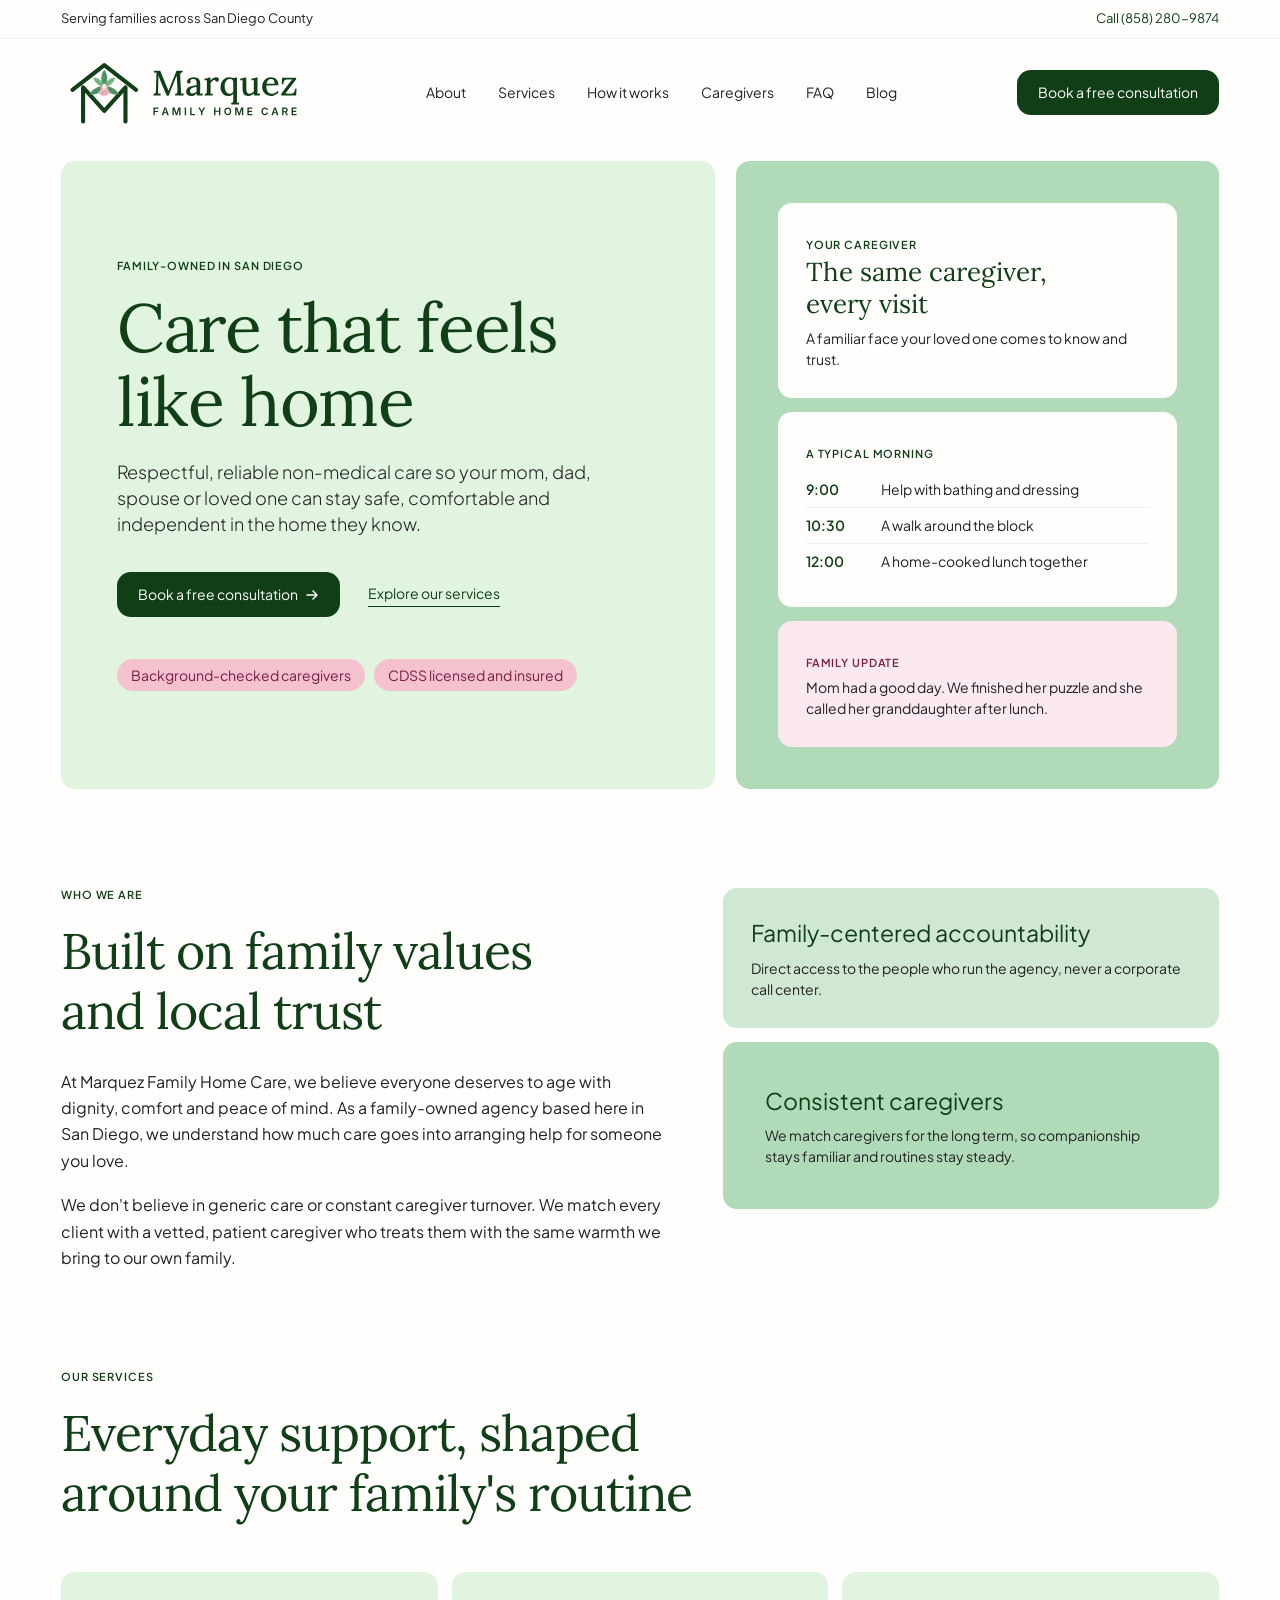
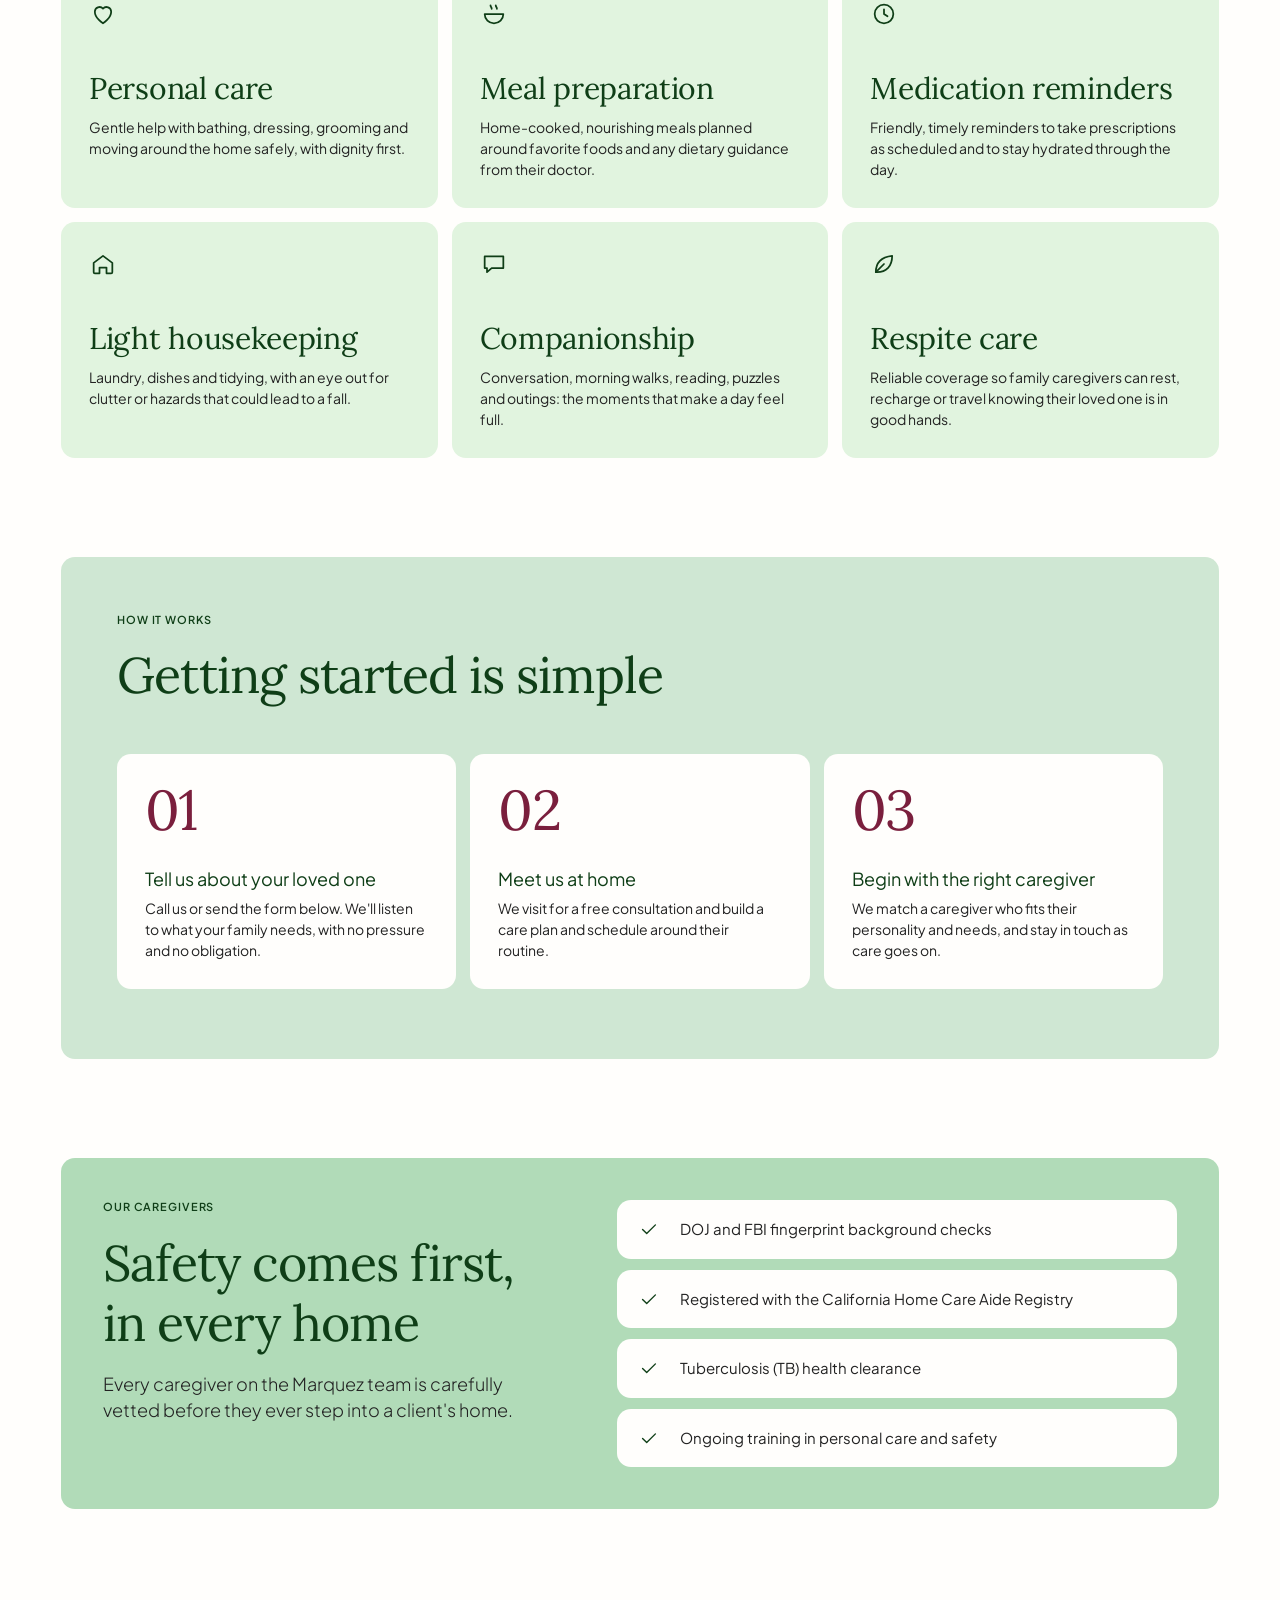
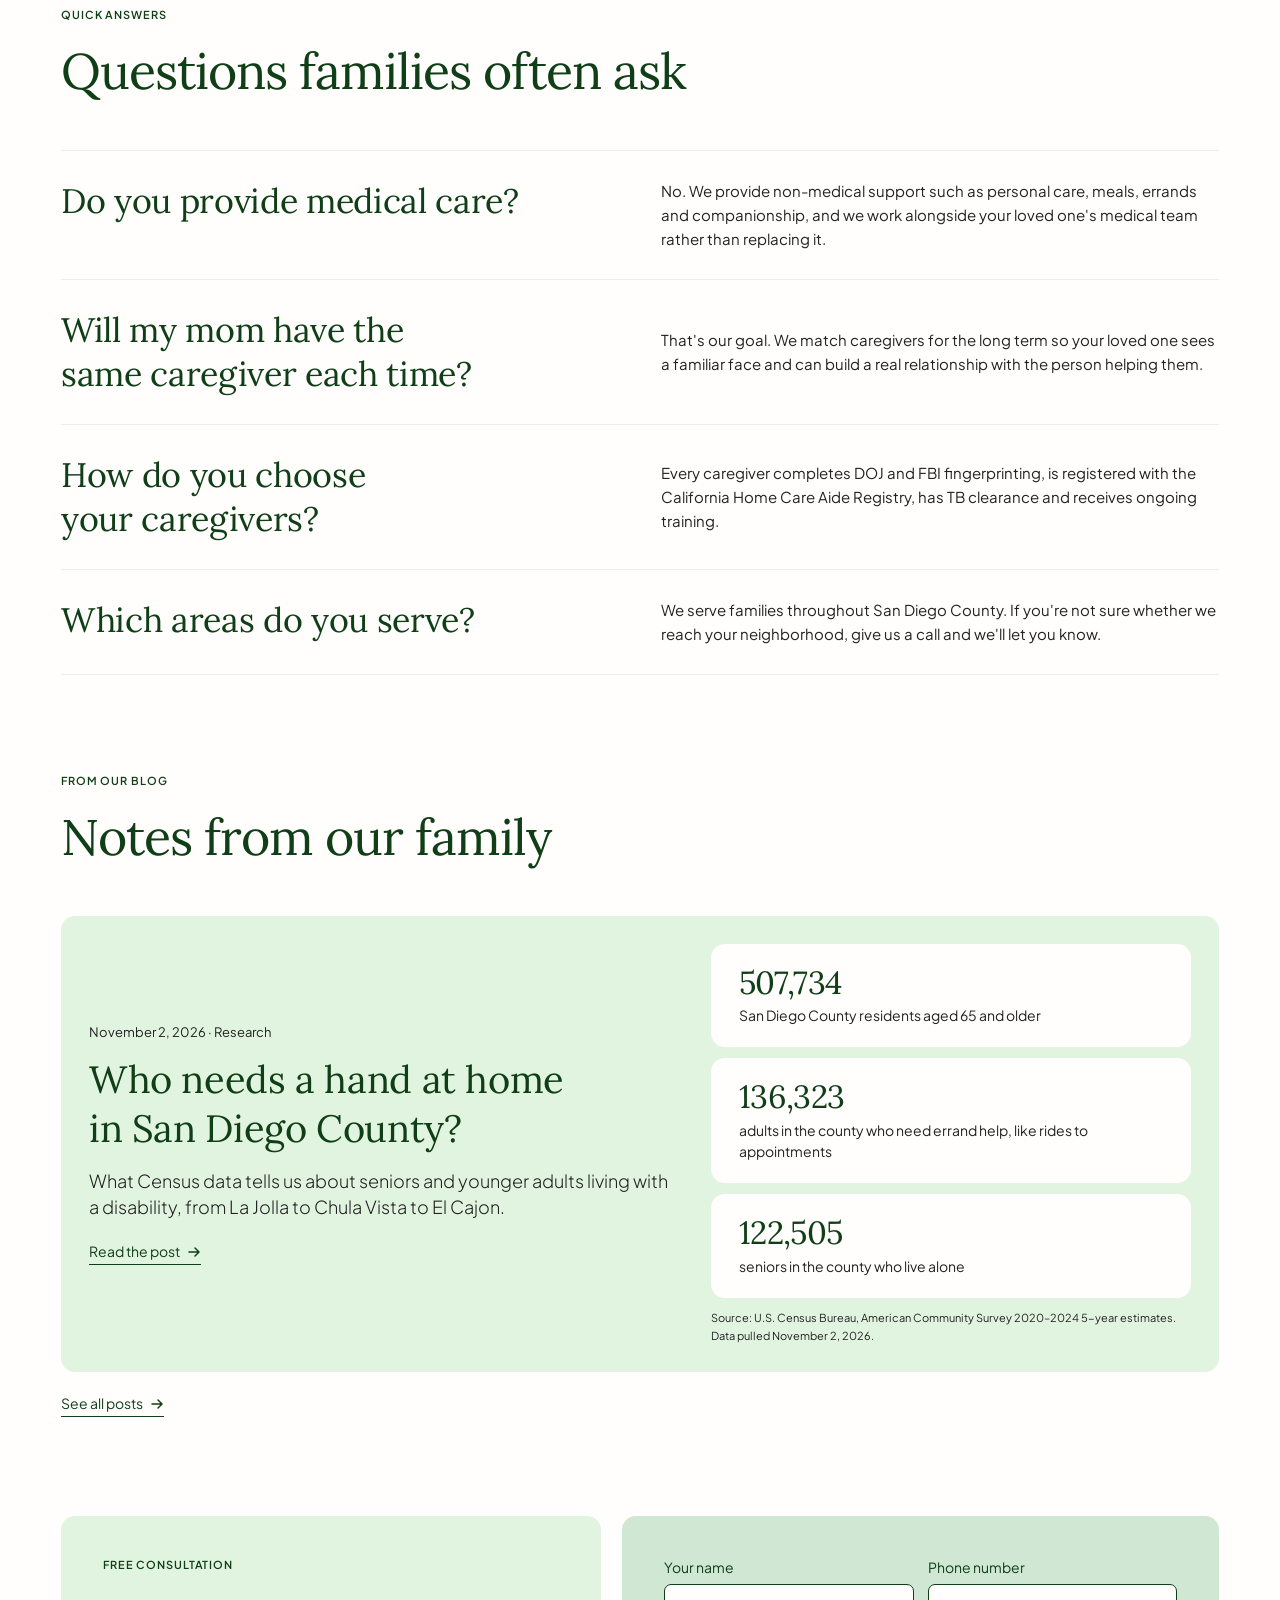
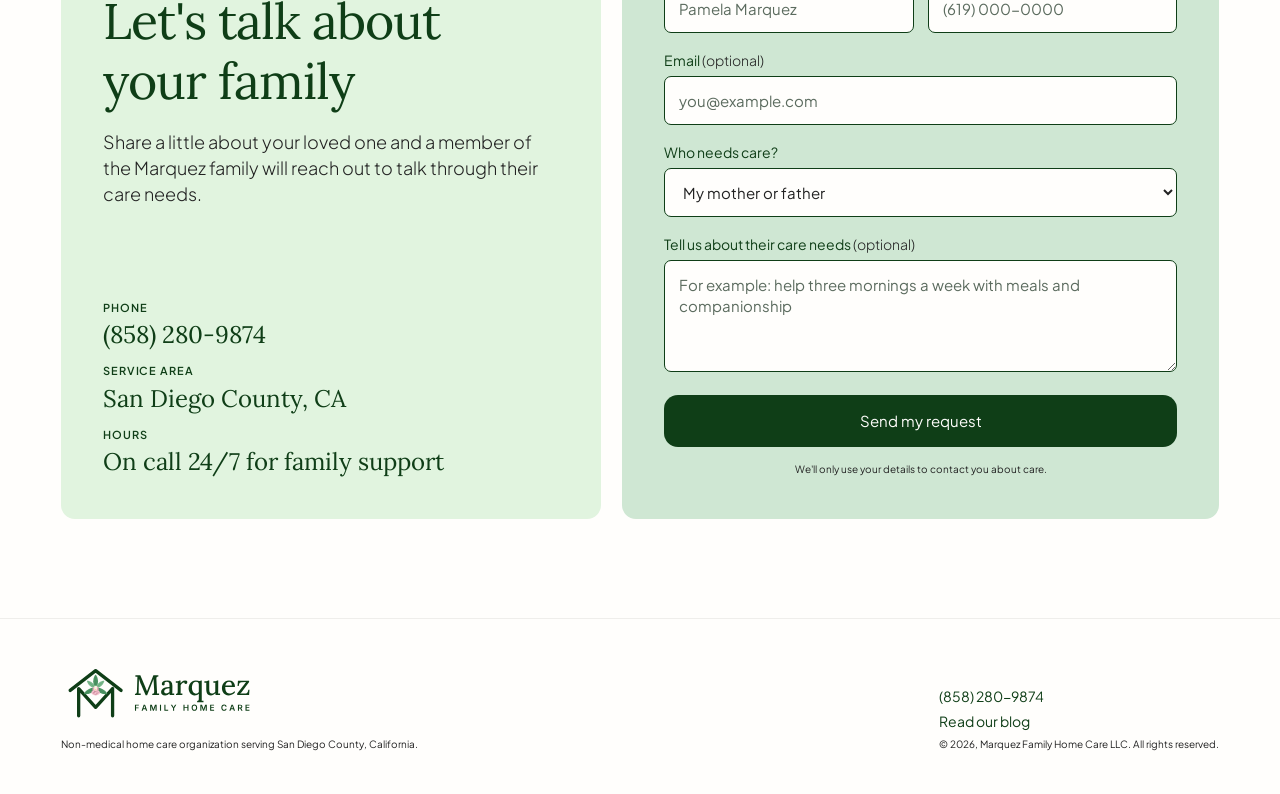
<file: index.html>
<!DOCTYPE html>
<html lang="en">
<head>
  <meta charset="UTF-8" />
  <meta name="viewport" content="width=device-width, initial-scale=1.0" />
  <title>Marquez Family Home Care | Non-Medical Home Care in San Diego</title>
  <meta name="description" content="Family-owned, non-medical home care in San Diego County. Personal care, meals, companionship, light housekeeping and respite for family caregivers. Book a free consultation." />
  <meta name="theme-color" content="#fffefc" />

  <!-- Social sharing previews -->
  <meta property="og:type" content="website" />
  <meta property="og:title" content="Marquez Family Home Care" />
  <meta property="og:description" content="Trusted, non-medical home care for San Diego families." />
  <meta property="og:image" content="images/marquez-logo-horizontal-on-forest-1200.png" />

  <!-- Fonts: Lora (display, 400/500, matches the logo) + Plus Jakarta Sans (text, 300/400/600) -->
  <link rel="preconnect" href="https://fonts.googleapis.com" />
  <link rel="preconnect" href="https://fonts.gstatic.com" crossorigin />
  <link href="https://fonts.googleapis.com/css2?family=Lora:ital,wght@0,400;0,500;1,400&family=Plus+Jakarta+Sans:wght@300;400;600&display=swap" rel="stylesheet" />
  <link rel="stylesheet" href="styles.css" />

  <!-- Favicon and home-screen icons -->
  <link rel="icon" href="images/favicon.ico?v=2" sizes="any" />
  <link rel="icon" href="images/favicon.svg?v=2" type="image/svg+xml" />
  <link rel="apple-touch-icon" href="images/apple-touch-icon.png?v=2" />
  <link rel="manifest" href="images/site.webmanifest?v=2" />

  <!-- Helps Google show the business correctly in local search -->
  <script type="application/ld+json">
  {
    "@context": "https://schema.org",
    "@type": "LocalBusiness",
    "name": "Marquez Family Home Care",
    "description": "Family-owned, non-medical home care agency serving San Diego County.",
    "telephone": "+1-858-280-9874",
    "areaServed": { "@type": "AdministrativeArea", "name": "San Diego County, CA" },
    "address": { "@type": "PostalAddress", "addressLocality": "San Diego", "addressRegion": "CA", "addressCountry": "US" }
  }
  </script>
</head>
<body>
  <a class="skip-link" href="#main">Skip to content</a>

  <!-- Utility line -->
  <div class="utility">
    <div class="container">
      <span class="utility__area">Serving families across San Diego County</span>
      <a href="tel:8582809874">Call (858) 280-9874</a>
    </div>
  </div>

  <!-- Navigation -->
  <header class="container">
    <nav class="nav" aria-label="Main">
      <a href="#" class="nav__brand">
        <img src="images/marquez-logo-horizontal.svg" alt="Marquez Family Home Care" width="245" height="80" />
      </a>
      <ul class="nav__links">
        <li><a href="#about">About</a></li>
        <li><a href="#services">Services</a></li>
        <li><a href="#how-it-works">How it works</a></li>
        <li><a href="#caregivers">Caregivers</a></li>
        <li><a href="#faq">FAQ</a></li>
        <li><a href="blog/index.html">Blog</a></li>
      </ul>
      <a href="#contact" class="btn nav__cta">Book a free consultation</a>
    </nav>
  </header>

  <main id="main">

    <!-- Hero -->
    <section class="hero container" aria-labelledby="hero-title">
      <div class="hero__grid">
        <div class="hero__story card card--keylime">
          <p class="eyebrow">Family-owned in San Diego</p>
          <h1 id="hero-title" class="display">Care that feels like home</h1>
          <p class="subheading">Respectful, reliable non-medical care so your mom, dad, spouse or loved one can stay safe, comfortable and independent in the home they know.</p>
          <div class="hero__actions">
            <a href="#contact" class="btn">Book a free consultation
              <svg class="btn__arrow" viewBox="0 0 14 14" aria-hidden="true"><path d="M2 7h10M8 3l4 4-4 4"/></svg>
            </a>
            <a href="#services" class="link-arrow">Explore our services</a>
          </div>
          <ul class="hero__badges" aria-label="Our standards">
            <li class="badge badge--orchid">Background-checked caregivers</li>
            <li class="badge badge--orchid">CDSS licensed and insured</li>
          </ul>
        </div>

        <div class="hero__preview card card--sage" aria-label="What a visit looks like">
          <div class="card card--paper preview-card">
            <p class="preview-label">Your caregiver</p>
            <p class="preview-title">The same caregiver, every visit</p>
            <p>A familiar face your loved one comes to know and trust.</p>
          </div>
          <div class="card card--paper preview-card">
            <p class="preview-label">A typical morning</p>
            <ul class="timeline">
              <li><time>9:00</time><span>Help with bathing and dressing</span></li>
              <li><time>10:30</time><span>A walk around the block</span></li>
              <li><time>12:00</time><span>A home-cooked lunch together</span></li>
            </ul>
          </div>
          <div class="card card--blush preview-card">
            <p class="preview-label preview-label--orchid">Family update</p>
            <p>Mom had a good day. We finished her puzzle and she called her granddaughter after lunch.</p>
          </div>
        </div>
      </div>
    </section>

    <!-- About -->
    <section id="about" class="section container" aria-labelledby="about-title">
      <div class="about__grid">
        <div>
          <p class="eyebrow">Who we are</p>
          <h2 id="about-title" class="heading-lg">Built on family values and local trust</h2>
          <div class="about__copy" style="margin-top: 28px;">
            <p>At Marquez Family Home Care, we believe everyone deserves to age with dignity, comfort and peace of mind. As a family-owned agency based here in San Diego, we understand how much care goes into arranging help for someone you love.</p>
            <p>We don't believe in generic care or constant caregiver turnover. We match every client with a vetted, patient caregiver who treats them with the same warmth we bring to our own family.</p>
          </div>
        </div>
        <div class="about__cards">
          <div class="card card--mint">
            <h3 class="heading-sm">Family-centered accountability</h3>
            <p>Direct access to the people who run the agency, never a corporate call center.</p>
          </div>
          <div class="card card--sage">
            <h3 class="heading-sm">Consistent caregivers</h3>
            <p>We match caregivers for the long term, so companionship stays familiar and routines stay steady.</p>
          </div>
        </div>
      </div>
    </section>

    <!-- Services -->
    <section id="services" class="section container" aria-labelledby="services-title">
      <div class="section-head">
        <p class="eyebrow">Our services</p>
        <h2 id="services-title" class="heading-lg">Everyday support, shaped around your family's routine</h2>
      </div>
      <div class="services__grid">
        <article class="service card card--keylime">
          <svg class="icon" viewBox="0 0 24 24" aria-hidden="true"><path d="M12 20s-7-4.4-7-10a4 4 0 0 1 7-2.6A4 4 0 0 1 19 10c0 5.6-7 10-7 10z"/></svg>
          <h3>Personal care</h3>
          <p>Gentle help with bathing, dressing, grooming and moving around the home safely, with dignity first.</p>
        </article>
        <article class="service card card--keylime">
          <svg class="icon" viewBox="0 0 24 24" aria-hidden="true"><path d="M4 12h16a8 8 0 0 1-16 0z"/><path d="M9 4.5c0 1.5 1 1.5 1 3M13.5 4.5c0 1.5 1 1.5 1 3"/></svg>
          <h3>Meal preparation</h3>
          <p>Home-cooked, nourishing meals planned around favorite foods and any dietary guidance from their doctor.</p>
        </article>
        <article class="service card card--keylime">
          <svg class="icon" viewBox="0 0 24 24" aria-hidden="true"><circle cx="12" cy="12" r="8"/><path d="M12 8v4l3 2"/></svg>
          <h3>Medication reminders</h3>
          <p>Friendly, timely reminders to take prescriptions as scheduled and to stay hydrated through the day.</p>
        </article>
        <article class="service card card--keylime">
          <svg class="icon" viewBox="0 0 24 24" aria-hidden="true"><path d="M4 11l8-6 8 6v8a1 1 0 0 1-1 1h-4v-5H9v5H5a1 1 0 0 1-1-1z"/></svg>
          <h3>Light housekeeping</h3>
          <p>Laundry, dishes and tidying, with an eye out for clutter or hazards that could lead to a fall.</p>
        </article>
        <article class="service card card--keylime">
          <svg class="icon" viewBox="0 0 24 24" aria-hidden="true"><path d="M4 5.5h16v10H10l-4 3.5v-3.5H4z"/></svg>
          <h3>Companionship</h3>
          <p>Conversation, morning walks, reading, puzzles and outings: the moments that make a day feel full.</p>
        </article>
        <article class="service card card--keylime">
          <svg class="icon" viewBox="0 0 24 24" aria-hidden="true"><path d="M5 19c0-8 5-13 14-14 0 9-5 14-13 14z"/><path d="M5 19l7-7"/></svg>
          <h3>Respite care</h3>
          <p>Reliable coverage so family caregivers can rest, recharge or travel knowing their loved one is in good hands.</p>
        </article>
      </div>
    </section>

    <!-- How it works -->
    <section id="how-it-works" class="section container" aria-labelledby="how-title">
      <div class="card card--mint" style="padding: 56px clamp(28px, 5vw, 56px);">
        <div class="section-head">
          <p class="eyebrow">How it works</p>
          <h2 id="how-title" class="heading-lg">Getting started is simple</h2>
        </div>
        <ol class="steps">
          <li class="step">
            <h3>Tell us about your loved one</h3>
            <p>Call us or send the form below. We'll listen to what your family needs, with no pressure and no obligation.</p>
          </li>
          <li class="step">
            <h3>Meet us at home</h3>
            <p>We visit for a free consultation and build a care plan and schedule around their routine.</p>
          </li>
          <li class="step">
            <h3>Begin with the right caregiver</h3>
            <p>We match a caregiver who fits their personality and needs, and stay in touch as care goes on.</p>
          </li>
        </ol>
      </div>
    </section>

    <!-- Caregivers & safety -->
    <section id="caregivers" class="section container" aria-labelledby="caregivers-title">
      <div class="card card--sage">
        <div class="safety__grid">
          <div>
            <p class="eyebrow">Our caregivers</p>
            <h2 id="caregivers-title" class="heading-lg">Safety comes first, in every home</h2>
            <p class="subheading">Every caregiver on the Marquez team is carefully vetted before they ever step into a client's home.</p>
          </div>
          <ul class="checklist">
            <li><svg class="icon" viewBox="0 0 24 24" aria-hidden="true"><path d="M5 12.5l4.5 4.5L19 7.5"/></svg>DOJ and FBI fingerprint background checks</li>
            <li><svg class="icon" viewBox="0 0 24 24" aria-hidden="true"><path d="M5 12.5l4.5 4.5L19 7.5"/></svg>Registered with the California Home Care Aide Registry</li>
            <li><svg class="icon" viewBox="0 0 24 24" aria-hidden="true"><path d="M5 12.5l4.5 4.5L19 7.5"/></svg>Tuberculosis (TB) health clearance</li>
            <li><svg class="icon" viewBox="0 0 24 24" aria-hidden="true"><path d="M5 12.5l4.5 4.5L19 7.5"/></svg>Ongoing training in personal care and safety</li>
          </ul>
        </div>
      </div>
    </section>

    <!-- FAQ -->
    <section id="faq" class="section container" aria-labelledby="faq-title">
      <div class="section-head">
        <p class="eyebrow">Quick answers</p>
        <h2 id="faq-title" class="heading-lg">Questions families often ask</h2>
      </div>
      <div class="faq">
        <div class="faq__row">
          <h3 class="faq__q">Do you provide medical care?</h3>
          <p class="faq__a">No. We provide non-medical support such as personal care, meals, errands and companionship, and we work alongside your loved one's medical team rather than replacing it.</p>
        </div>
        <div class="faq__row">
          <h3 class="faq__q">Will my mom have the same caregiver each time?</h3>
          <p class="faq__a">That's our goal. We match caregivers for the long term so your loved one sees a familiar face and can build a real relationship with the person helping them.</p>
        </div>
        <div class="faq__row">
          <h3 class="faq__q">How do you choose your caregivers?</h3>
          <p class="faq__a">Every caregiver completes DOJ and FBI fingerprinting, is registered with the California Home Care Aide Registry, has TB clearance and receives ongoing training.</p>
        </div>
        <div class="faq__row">
          <h3 class="faq__q">Which areas do you serve?</h3>
          <p class="faq__a">We serve families throughout San Diego County. If you're not sure whether we reach your neighborhood, give us a call and we'll let you know.</p>
        </div>
      </div>
    </section>

    <!-- From our blog -->
    <section id="blog" class="section container" aria-labelledby="blog-title">
      <div class="section-head">
        <p class="eyebrow">From our blog</p>
        <h2 id="blog-title" class="heading-lg">Notes from our family</h2>
      </div>
      <article class="card card--keylime blog-feature">
        <div class="blog-feature__story">
          <p class="blog-feature__meta">November 2, 2026 &middot; Research</p>
          <h3 class="heading"><a href="blog/posts/2026-11-02-who-needs-care-at-home/index.html">Who needs a hand at home in San Diego County?</a></h3>
          <p class="subheading">What Census data tells us about seniors and younger adults living with a disability, from La Jolla to Chula Vista to El Cajon.</p>
          <a href="blog/posts/2026-11-02-who-needs-care-at-home/index.html" class="link-arrow" aria-label="Read the post: Who needs a hand at home in San Diego County?">Read the post
            <svg viewBox="0 0 14 14" aria-hidden="true"><path d="M2 7h10M8 3l4 4-4 4"/></svg>
          </a>
        </div>
        <div class="blog-feature__data">
          <ul class="blog-feature__stats" aria-label="Highlights from the post">
          <li class="card card--paper"><span class="blog-stat">507,734</span><span class="blog-stat__label">San Diego County residents aged 65 and older</span></li>
          <li class="card card--paper"><span class="blog-stat">136,323</span><span class="blog-stat__label">adults in the county who need errand help, like rides to appointments</span></li>
          <li class="card card--paper"><span class="blog-stat">122,505</span><span class="blog-stat__label">seniors in the county who live alone</span></li>
          </ul>
          <p class="caption blog-feature__source">Source: U.S. Census Bureau, American Community Survey 2020–2024 5-year estimates. Data pulled November 2, 2026.</p>
        </div>
      </article>
      <p class="blog-more"><a href="blog/index.html" class="link-arrow">See all posts
        <svg viewBox="0 0 14 14" aria-hidden="true"><path d="M2 7h10M8 3l4 4-4 4"/></svg>
      </a></p>
    </section>

    <!-- Contact (Web3Forms) -->
    <section id="contact" class="section container" aria-labelledby="contact-title">
      <div class="contact__grid">
        <div class="contact__info card card--keylime" style="padding: clamp(28px, 4vw, 42px);">
          <p class="eyebrow">Free consultation</p>
          <h2 id="contact-title" class="heading-lg">Let's talk about your family</h2>
          <p class="subheading">Share a little about your loved one and a member of the Marquez family will reach out to talk through their care needs.</p>
          <ul class="contact__details">
            <li><span class="label">Phone</span><a class="value" href="tel:8582809874">(858) 280-9874</a></li>
            <li><span class="label">Service area</span><span class="value">San Diego County, CA</span></li>
            <li><span class="label">Hours</span><span class="value">On call 24/7 for family support</span></li>
          </ul>
        </div>

        <div class="card card--mint" style="padding: clamp(28px, 4vw, 42px);">
          <form action="https://api.web3forms.com/submit" method="POST" id="inquiry-form">
            <input type="hidden" name="access_key" value="3330f632-31f2-4ce3-bf30-9b4b42e9653d">
            <input type="hidden" name="subject" value="New Home Care Consultation Request - Marquez Family Care">
            <input type="checkbox" name="botcheck" class="visually-hidden" tabindex="-1" autocomplete="off" aria-hidden="true">

            <div class="form-row">
              <div class="form-group">
                <label for="name">Your name</label>
                <input type="text" id="name" name="name" required autocomplete="name" placeholder="Pamela Marquez">
              </div>
              <div class="form-group">
                <label for="phone">Phone number</label>
                <input type="tel" id="phone" name="phone" required autocomplete="tel" placeholder="(619) 000-0000">
              </div>
            </div>

            <div class="form-group">
              <label for="email">Email <span class="optional">(optional)</span></label>
              <input type="email" id="email" name="email" autocomplete="email" placeholder="you@example.com">
            </div>

            <div class="form-group">
              <label for="care_needed">Who needs care?</label>
              <select id="care_needed" name="care_needed">
                <option value="Aging Parent">My mother or father</option>
                <option value="Spouse">My spouse</option>
                <option value="Myself">Myself</option>
                <option value="Other Family Member">Another family member</option>
              </select>
            </div>

            <div class="form-group">
              <label for="message">Tell us about their care needs <span class="optional">(optional)</span></label>
              <textarea id="message" name="message" rows="4" placeholder="For example: help three mornings a week with meals and companionship"></textarea>
            </div>

            <button type="submit" class="btn btn--block">Send my request</button>
            <p class="caption form-note">We'll only use your details to contact you about care.</p>
          </form>
        </div>
      </div>
    </section>

  </main>

  <footer class="footer">
    <div class="container">
      <div>
        <img class="footer__logo" src="images/marquez-logo-horizontal.svg" alt="Marquez Family Home Care" width="196" height="64" />
        <p class="caption" style="margin-top: 11px;">Non-medical home care organization serving San Diego County, California.</p>
      </div>
      <div>
        <p><a href="tel:8582809874" style="text-decoration: none;">(858) 280-9874</a></p>
        <p><a href="blog/index.html" style="text-decoration: none;">Read our blog</a></p>
        <p class="caption">&copy; 2026, Marquez Family Home Care LLC. All rights reserved.</p>
      </div>
    </div>
  </footer>
</body>
</html>
</file>
<file: styles.css>
/* ==========================================================================
   Marquez Family Home Care — built on the Marquez design system
   Botanical greenhouse on cream paper: one forest-ink dark, layered green
   surfaces, orchid accents (~10%), Lora 400 display (matches the logo) + Plus Jakarta
   Sans text. No shadows.
   ========================================================================== */

:root {
  /* Colors */
  --cream-paper: #fffefc;
  --keylime-wash: #e1f4df;
  --mint-veil: #cfe7d3;
  --sage-mist: #b1dbb8;
  --forest-ink: #0f3e17;
  --forest-shadow: #0c2f10;
  --charcoal: #222222;
  --blush-veil: #fbe9ee;
  --orchid-blush: #f4c2ce;
  --orchid-burgundy: #7a1f3d;
  --border-mist: #efeeeb;

  /* Fonts */
  --font-display: Lora, Georgia, serif;
  --font-sans: "Plus Jakarta Sans", "Helvetica Neue", system-ui, sans-serif;

  /* Spacing */
  --space-4: 4px;
  --space-7: 7px;
  --space-9: 9px;
  --space-11: 11px;
  --space-14: 14px;
  --space-18: 18px;
  --space-21: 21px;
  --space-28: 28px;
  --space-35: 35px;
  --space-42: 42px;
  --space-49: 49px;
  --space-56: 56px;
  --space-70: 70px;
  --space-76: 76px;
  --space-99: 99px;
  --space-156: 156px;

  /* Radius */
  --radius-nav: 7px;
  --radius-card: 14px;
  --radius-pill: 999px;

  /* Shadow */
  --shadow-none: none;

  /* Layout */
  --page-max-width: 1200px;
}

/* ==========================================================================
   Base
   ========================================================================== */
*, *::before, *::after { box-sizing: border-box; }

html { scroll-behavior: smooth; }
@media (prefers-reduced-motion: reduce) { html { scroll-behavior: auto; } }

body {
  margin: 0;
  background: var(--cream-paper);
  color: var(--charcoal);
  font-family: var(--font-sans);
  font-size: 14px;
  line-height: 1.5;
  -webkit-font-smoothing: antialiased;
}

h1, h2, h3, h4, p, ul { margin: 0; }
img, svg { display: block; }

a { color: var(--forest-ink); }
a:focus-visible,
button:focus-visible,
input:focus-visible,
select:focus-visible,
textarea:focus-visible {
  outline: 2px solid var(--forest-ink);
  outline-offset: 3px;
}

.container {
  width: 100%;
  max-width: var(--page-max-width);
  margin: 0 auto;
  padding: 0 var(--space-21);
}

.skip-link {
  position: absolute;
  left: var(--space-14);
  top: -60px;
  background: var(--forest-ink);
  color: var(--cream-paper);
  padding: var(--space-9) var(--space-14);
  border-radius: var(--radius-nav);
  text-decoration: none;
  z-index: 10;
}
.skip-link:focus { top: var(--space-14); }

.visually-hidden {
  position: absolute; width: 1px; height: 1px; overflow: hidden;
  clip: rect(0 0 0 0); white-space: nowrap;
}

/* ==========================================================================
   Type styles
   ========================================================================== */
.eyebrow {
  font: 600 11px/1.3 var(--font-sans);
  letter-spacing: 0.08em;
  text-transform: uppercase;
  color: var(--forest-ink);
  margin-bottom: var(--space-18);
}

.display,
.heading-lg,
.heading {
  text-wrap: balance;
  font-family: var(--font-display);
  font-weight: 400;
  color: var(--forest-ink);
}
.display    { font-size: clamp(44px, 6.4vw, 68px); line-height: 1.08; letter-spacing: -0.02em; }
.heading-lg { font-size: clamp(34px, 4.4vw, 50px); line-height: 1.2;  letter-spacing: -0.02em; }
.heading    { font-size: clamp(28px, 3.2vw, 38px); line-height: 1.3; letter-spacing: -0.01em; }

.heading-sm   { font: 400 23px/1.5 var(--font-sans); color: var(--forest-ink); }
.subheading   { font: 300 18px/1.45 var(--font-sans); color: var(--charcoal); }
.caption      { font: 400 10px/1.61 var(--font-sans); color: var(--charcoal); }

.section-head { max-width: 640px; margin-bottom: var(--space-49); }
.section-head .subheading { margin-top: var(--space-14); }

/* ==========================================================================
   Buttons, badges, links
   ========================================================================== */
.btn {
  display: inline-flex;
  align-items: center;
  gap: var(--space-7);
  border: 0;
  cursor: pointer;
  text-decoration: none;
  background: var(--forest-ink);
  color: var(--cream-paper);
  border-radius: var(--radius-card);
  padding: var(--space-14) var(--space-21);
  font: 400 14px/1.2 var(--font-sans);
  transition: background 0.15s ease;
}
.btn:hover { background: var(--forest-shadow); }
.btn--block { width: 100%; justify-content: center; padding-block: 17px; font-size: 15px; }

.btn__arrow,
.link-arrow svg {
  width: 14px; height: 14px;
  stroke: currentColor; fill: none; stroke-width: 1.5;
  stroke-linecap: round; stroke-linejoin: round;
}

.link-arrow {
  display: inline-flex;
  align-items: center;
  gap: var(--space-7);
  color: var(--forest-ink);
  font-size: 14px;
  text-decoration: none;
  border-bottom: 1px solid currentColor;
  padding-bottom: 2px;
}
.link-arrow:hover { color: var(--forest-shadow); }

.badge {
  display: inline-flex;
  align-items: center;
  gap: var(--space-7);
  background: var(--cream-paper);
  color: var(--forest-ink);
  border-radius: var(--radius-pill);
  padding: var(--space-9) var(--space-14);
  font: 400 14px/1 var(--font-sans);
}
.badge svg { width: 14px; height: 14px; }
.badge--orchid { background: var(--orchid-blush); color: var(--orchid-burgundy); }

/* Icon strokes — minimal 1.5px forest-ink lines, no fills */
.icon {
  width: 28px; height: 28px;
  stroke: var(--forest-ink); fill: none; stroke-width: 1.5;
  stroke-linecap: round; stroke-linejoin: round;
}

/* ==========================================================================
   Cards — flat tinted panels, depth from the surface ladder
   ========================================================================== */
.card { border-radius: var(--radius-card); box-shadow: none; color: var(--charcoal); }
.card--keylime { background: var(--keylime-wash); padding: var(--space-28); }
.card--mint    { background: var(--mint-veil);    padding: var(--space-28); }
.card--sage    { background: var(--sage-mist);    padding: var(--space-42); }
.card--paper   { background: var(--cream-paper);  padding: var(--space-28); }
.card--blush   { background: var(--blush-veil);   padding: var(--space-28); }

/* ==========================================================================
   Header
   ========================================================================== */
.utility {
  border-bottom: 1px solid var(--border-mist);
}
.utility .container {
  display: flex;
  justify-content: space-between;
  gap: var(--space-14);
  padding-block: var(--space-9);
  font-size: 13px;
}
.utility a { text-decoration: none; }
.utility a:hover { text-decoration: underline; }

.nav {
  display: flex;
  align-items: center;
  justify-content: space-between;
  gap: var(--space-21);
  padding-block: var(--space-14);
}
.nav__brand { display: block; flex-shrink: 0; }
.nav__brand img { height: 80px; width: auto; }
.nav__links {
  display: flex;
  gap: var(--space-4);
  list-style: none;
  padding: 0;
}
.nav__links a {
  display: block;
  color: var(--charcoal);
  text-decoration: none;
  padding: var(--space-7) var(--space-14);
  border-radius: var(--radius-nav);
  font: 400 14px/1.2 var(--font-sans);
}
.nav__links a:hover { background: var(--keylime-wash); }

/* ==========================================================================
   Hero — keylime story panel + sage preview panel
   ========================================================================== */
.hero { padding-top: var(--space-14); }

.hero__grid {
  display: grid;
  grid-template-columns: 1.15fr 0.85fr;
  gap: var(--space-21);
}

.hero__story {
  display: flex;
  flex-direction: column;
  justify-content: center;
  padding: var(--space-76) var(--space-56);
}
.hero__story .subheading { margin-top: var(--space-21); max-width: 480px; }

.hero__actions {
  display: flex;
  flex-wrap: wrap;
  align-items: center;
  gap: var(--space-21) var(--space-28);
  margin-top: var(--space-35);
}

.hero__badges {
  display: flex;
  flex-wrap: wrap;
  gap: var(--space-9);
  margin-top: var(--space-42);
  padding: 0;
  list-style: none;
}

.hero__preview {
  display: flex;
  flex-direction: column;
  justify-content: center;
  gap: var(--space-14);
}
.preview-label {
  font: 600 11px/1.3 var(--font-sans);
  letter-spacing: 0.08em;
  text-transform: uppercase;
  color: var(--forest-ink);
  margin-bottom: var(--space-4);
}
.preview-label--orchid { color: var(--orchid-burgundy); }
.preview-card p { margin-top: var(--space-7); }
.preview-card .preview-title,
.faq__q,
.service h3 { text-wrap: balance; }
.preview-card .preview-title {
  font: 400 26px/1.25 var(--font-display);
  color: var(--forest-ink);
  margin-top: var(--space-4);
}
.timeline { list-style: none; padding: 0; margin-top: var(--space-11); }
.timeline li {
  display: grid;
  grid-template-columns: 64px 1fr;
  gap: var(--space-11);
  padding: var(--space-7) 0;
  border-top: 1px solid var(--border-mist);
}
.timeline li:first-child { border-top: 0; }
.timeline time { color: var(--forest-ink); font-weight: 600; }

/* ==========================================================================
   Sections
   ========================================================================== */
.section { padding-block: var(--space-99) 0; }

/* About */
.about__grid {
  display: grid;
  grid-template-columns: 1.1fr 0.9fr;
  gap: var(--space-56);
  align-items: start;
}
.about__copy p { font-size: 16px; line-height: 1.65; }
.about__copy p + p { margin-top: var(--space-18); }
.about__cards { display: grid; gap: var(--space-14); }
.about__cards .heading-sm { margin-bottom: var(--space-7); }

/* Services */
.services__grid {
  display: grid;
  grid-template-columns: repeat(3, 1fr);
  gap: var(--space-14);
}
.service .icon { margin-bottom: var(--space-42); }
.service h3 {
  font: 400 30px/1.2 var(--font-display);
  letter-spacing: -0.01em;
  color: var(--forest-ink);
  margin-bottom: var(--space-11);
}

/* How it works — a mint band */
.steps {
  display: grid;
  grid-template-columns: repeat(3, 1fr);
  gap: var(--space-14);
  list-style: none;
  padding: 0;
  counter-reset: step;
}
.step { background: var(--cream-paper); border-radius: var(--radius-card); padding: var(--space-28); }
.step::before {
  counter-increment: step;
  content: "0" counter(step);
  display: block;
  font: 400 56px/1 var(--font-display);
  letter-spacing: -0.03em;
  color: var(--orchid-burgundy);
  margin-bottom: var(--space-28);
}
.step h3 { font: 400 18px/1.4 var(--font-sans); color: var(--forest-ink); margin-bottom: var(--space-7); }

/* Caregivers / safety — sage feature panel */
.safety__grid {
  display: grid;
  grid-template-columns: 0.9fr 1.1fr;
  gap: var(--space-56);
  align-items: start;
}
.safety__grid .subheading { margin-top: var(--space-18); }
.checklist { list-style: none; padding: 0; display: grid; gap: var(--space-11); }
.checklist li {
  display: grid;
  grid-template-columns: 28px 1fr;
  gap: var(--space-14);
  align-items: center;
  background: var(--cream-paper);
  border-radius: var(--radius-card);
  padding: var(--space-18) var(--space-21);
  font-size: 15px;
}
.checklist .icon { width: 22px; height: 22px; }

/* FAQ */
.faq__row {
  display: grid;
  grid-template-columns: 1fr 1fr;
  gap: var(--space-42);
  padding: var(--space-28) 0;
  border-bottom: 1px solid var(--border-mist);
}
.faq__row:first-child { border-top: 1px solid var(--border-mist); }
.faq__q {
  font: 400 clamp(26px, 3vw, 34px)/1.3 var(--font-display);
  letter-spacing: -0.01em;
  color: var(--forest-ink);
}
.faq__a { font-size: 15px; line-height: 1.6; align-self: center; }

/* Contact */
.contact__grid {
  display: grid;
  grid-template-columns: 0.95fr 1.05fr;
  gap: var(--space-21);
}
.contact__info { display: flex; flex-direction: column; }
.contact__info .subheading { margin-top: var(--space-18); }
.contact__details { list-style: none; padding: 0; margin-top: auto; padding-top: var(--space-42); display: grid; gap: var(--space-14); }
.contact__details li { display: grid; gap: var(--space-4); }
.contact__details .label { font: 600 11px/1.3 var(--font-sans); letter-spacing: 0.08em; text-transform: uppercase; color: var(--forest-ink); }
.contact__details .value { font: 400 24px/1.3 var(--font-display); color: var(--forest-ink); }
.contact__details a.value { text-decoration: none; }
.contact__details a.value:hover { text-decoration: underline; }

.form-row { display: grid; grid-template-columns: 1fr 1fr; gap: var(--space-14); }
.form-group { margin-bottom: var(--space-18); }
.form-group label {
  display: block;
  font: 400 14px/1.3 var(--font-sans);
  color: var(--forest-ink);
  margin-bottom: var(--space-7);
}
.form-group .optional { color: var(--charcoal); font-weight: 300; }
.form-group input,
.form-group select,
.form-group textarea {
  width: 100%;
  padding: 13px var(--space-14);
  background: var(--cream-paper);
  border: 1px solid var(--forest-ink);   /* controls need a forest-ink stroke, not a hairline */
  border-radius: var(--radius-nav);
  color: var(--charcoal);
  font: 400 15px/1.4 var(--font-sans);
}
.form-group textarea { resize: vertical; min-height: 112px; }
.form-group input::placeholder,
.form-group textarea::placeholder { color: #5b6b5e; }
.form-note { margin-top: var(--space-14); text-align: center; }

/* ==========================================================================
   From our blog — keylime feature card with cream stat cards
   ========================================================================== */
.blog-feature {
  display: grid;
  grid-template-columns: 1.1fr 0.9fr;
  gap: var(--space-35);
  align-items: center;
}
.blog-feature__story {
  display: flex;
  flex-direction: column;
  align-items: flex-start;
  gap: var(--space-14);
}
.blog-feature__meta { font: 400 13px/1.4 var(--font-sans); color: var(--charcoal); }
.blog-feature .heading a { color: inherit; text-decoration: none; }
.blog-feature .heading a:hover { text-decoration: underline; text-underline-offset: 4px; text-decoration-thickness: 1px; }
.blog-feature .link-arrow { margin-top: var(--space-7); }

.blog-feature__stats {
  list-style: none;
  padding: 0;
  margin: 0;
  display: grid;
  gap: var(--space-11);
}
.blog-feature__stats .card--paper { padding: var(--space-21) var(--space-28); }
.blog-stat {
  display: block;
  font: 400 32px/1.15 var(--font-display);
  letter-spacing: -0.02em;
  color: var(--forest-ink);
}
.blog-stat__label { display: block; margin-top: var(--space-4); font-size: 14px; }
.blog-feature__source { margin-top: var(--space-11); font-size: 11px; }
.blog-more { margin-top: var(--space-21); }

@media (max-width: 960px) {
  .blog-feature { grid-template-columns: 1fr; gap: var(--space-28); }
}

/* ==========================================================================
   Footer
   ========================================================================== */
.footer {
  margin-top: var(--space-99);
  border-top: 1px solid var(--border-mist);
  padding-block: var(--space-42);
}
.footer .container {
  display: flex;
  justify-content: space-between;
  align-items: end;
  gap: var(--space-21);
  flex-wrap: wrap;
}
.footer__logo { height: 64px; width: auto; }
.footer p + p { margin-top: var(--space-4); }

/* ==========================================================================
   Responsive
   ========================================================================== */
@media (max-width: 960px) {
  .hero__grid,
  .about__grid,
  .safety__grid,
  .contact__grid { grid-template-columns: 1fr; gap: var(--space-21); }
  .about__grid, .safety__grid { gap: var(--space-35); }
  .services__grid { grid-template-columns: repeat(2, 1fr); }
  .hero__story { padding: var(--space-56) var(--space-35); }
  .section { padding-top: var(--space-76); }
}

@media (max-width: 720px) {
  .nav { flex-wrap: wrap; row-gap: var(--space-14); }
  .nav__links { order: 3; width: calc(100% + 28px); overflow-x: auto; margin-inline: calc(var(--space-14) * -1); scrollbar-width: none; }
  .nav__links a { white-space: nowrap; }
  .nav__cta { padding: var(--space-11) var(--space-14); }
  .nav__brand img { height: 60px; }
  .utility .container { justify-content: center; }
  .utility__area { display: none; }

  .services__grid,
  .steps { grid-template-columns: 1fr; }
  .faq__row { grid-template-columns: 1fr; gap: var(--space-11); }
  .form-row { grid-template-columns: 1fr; gap: 0; }

  .hero__story { padding: var(--space-42) var(--space-28); }
  .card--sage { padding: var(--space-28); }
  .service .icon { margin-bottom: var(--space-28); }
  .footer .container { flex-direction: column; align-items: start; }
}
</file>
